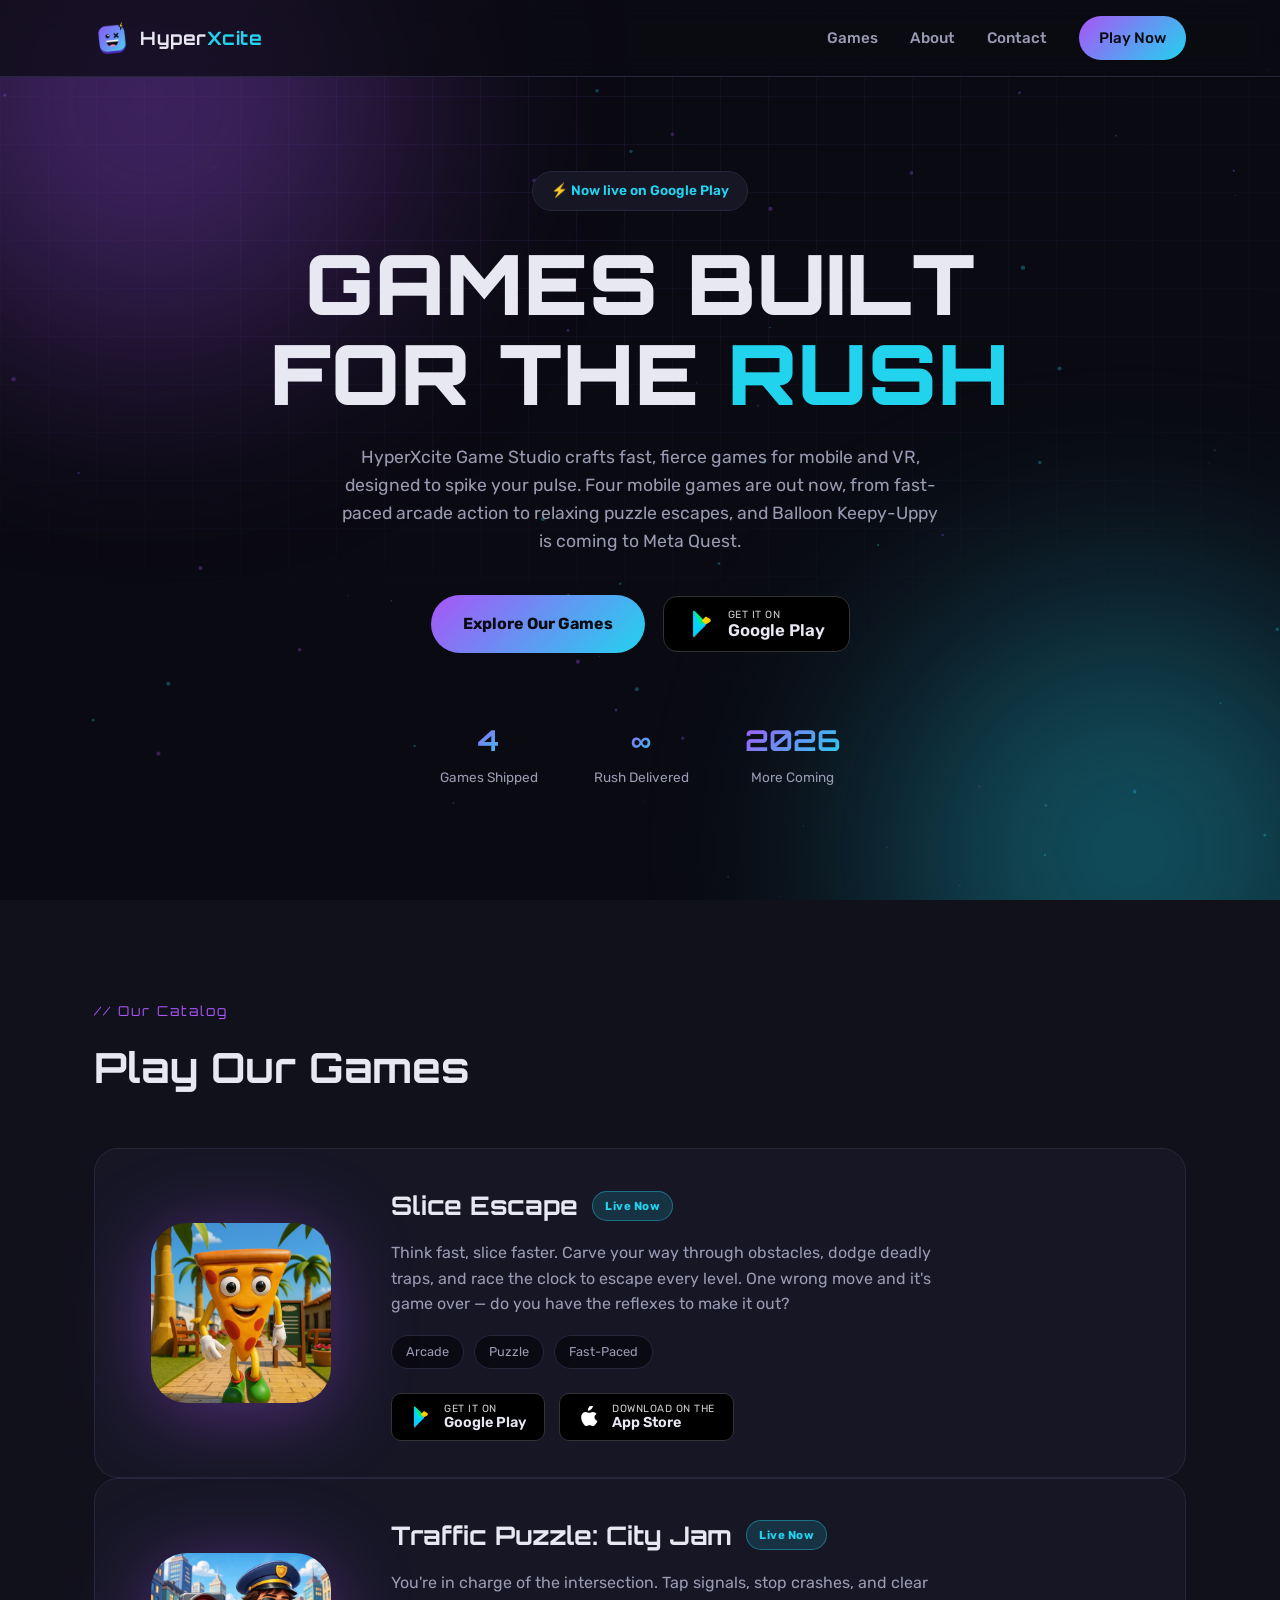
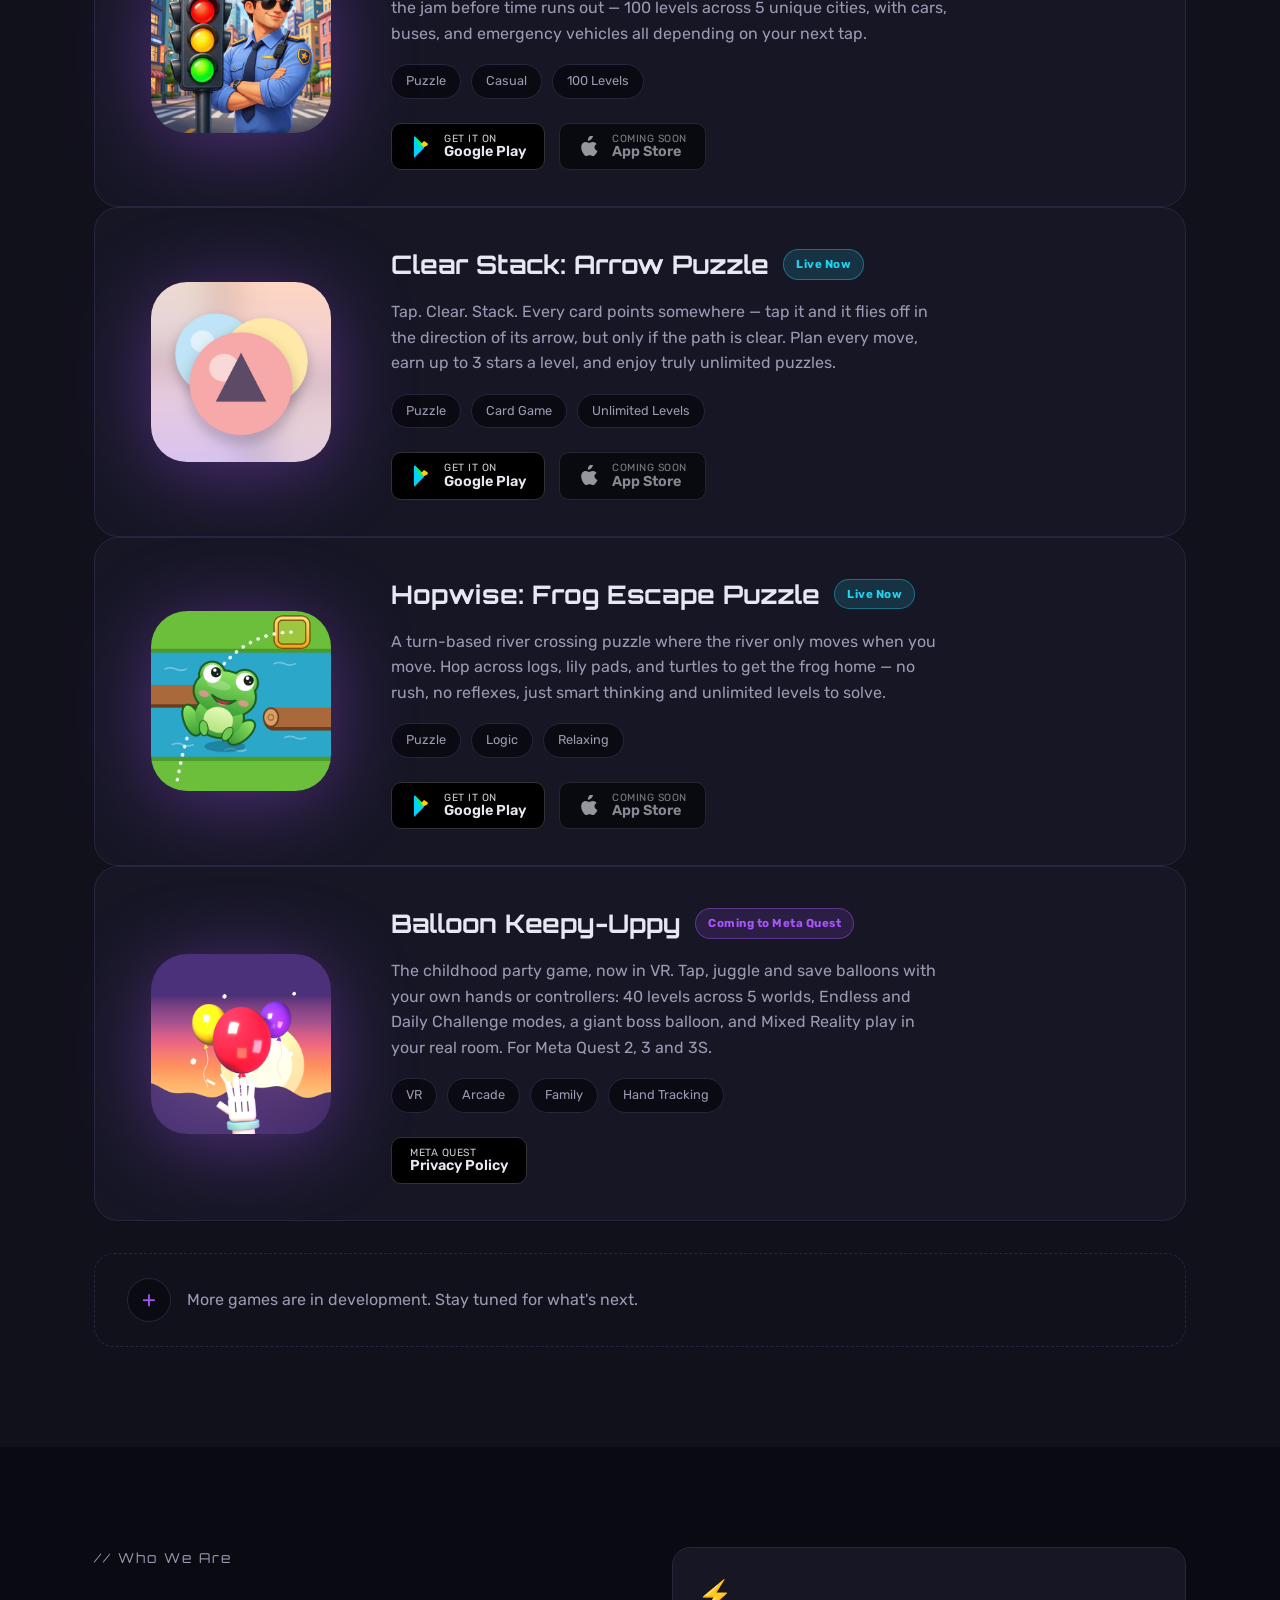
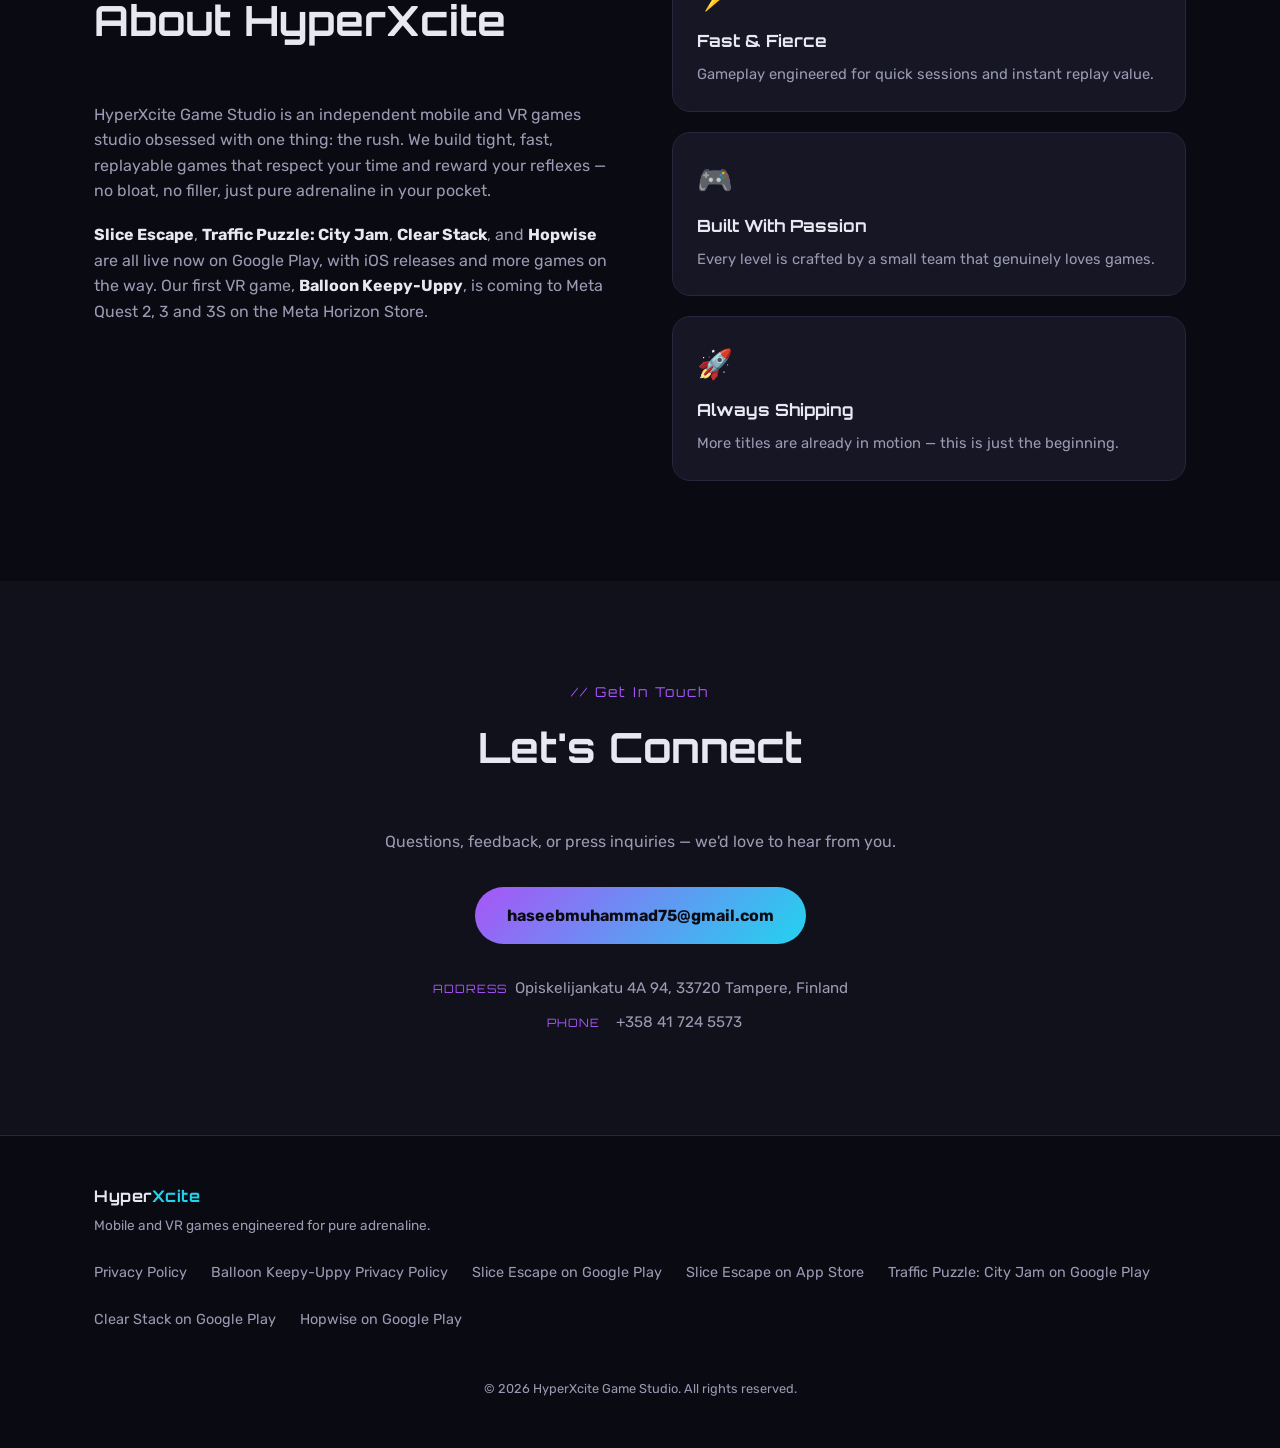
<file: index.html>
<!DOCTYPE html>
<html lang="en">
<head>
<meta charset="UTF-8">
<meta name="viewport" content="width=device-width, initial-scale=1.0">
<title>HyperXcite Game Studio — Mobile &amp; VR Games Built for the Rush</title>
<meta name="description" content="HyperXcite Game Studio creates fast-paced mobile games and VR games for Meta Quest. Play Slice Escape now on Google Play; Balloon Keepy-Uppy is coming to Meta Quest.">

<meta property="og:title" content="HyperXcite Game Studio">
<meta property="og:description" content="Fast. Fierce. Fun. Mobile games engineered for pure adrenaline.">
<meta property="og:type" content="website">

<link rel="icon" type="image/png" href="assets/images/favicon-64.png">

<link rel="preconnect" href="https://fonts.googleapis.com">
<link rel="preconnect" href="https://fonts.gstatic.com" crossorigin>
<link href="https://fonts.googleapis.com/css2?family=Orbitron:wght@500;700;900&family=Rubik:wght@400;500;600;700&display=swap" rel="stylesheet">

<link rel="stylesheet" href="assets/css/style.css">
</head>
<body>

<canvas id="fx" aria-hidden="true"></canvas>

<header class="site-header" id="top">
  <div class="container header-inner">
    <a href="#top" class="logo">
      <img src="assets/images/hyperxcite-icon-180.png" alt="" class="logo-mark" width="180" height="180">
      <span class="logo-text">Hyper<span class="accent">Xcite</span></span>
    </a>

    <nav class="nav" id="nav">
      <a href="#games">Games</a>
      <a href="#about">About</a>
      <a href="#contact">Contact</a>
      <a href="https://play.google.com/store/apps/developer?id=HyperXcite+Game+Studio&hl=en" class="nav-cta" target="_blank" rel="noopener">Play Now</a>
    </nav>

    <button class="nav-toggle" id="navToggle" aria-label="Toggle menu" aria-expanded="false">
      <span></span><span></span><span></span>
    </button>
  </div>
</header>

<main>

  <section class="hero">
    <div class="hero-grid" aria-hidden="true"></div>
    <div class="hero-glow hero-glow--a" aria-hidden="true"></div>
    <div class="hero-glow hero-glow--b" aria-hidden="true"></div>

    <div class="container hero-inner">
      <p class="eyebrow">⚡ Now live on Google Play</p>
      <h1 class="hero-title">
        GAMES BUILT<br>
        FOR THE <span class="accent glitch" data-text="RUSH">RUSH</span>
      </h1>
      <p class="hero-sub">
        HyperXcite Game Studio crafts fast, fierce games for mobile and VR, designed to spike
        your pulse. Four mobile games are out now, from fast-paced arcade action to relaxing
        puzzle escapes, and Balloon Keepy-Uppy is coming to Meta Quest.
      </p>
      <div class="hero-actions">
        <a class="btn btn-primary" href="#games">Explore Our Games</a>
        <a class="store-badge" href="https://play.google.com/store/apps/developer?id=HyperXcite+Game+Studio&hl=en" target="_blank" rel="noopener" aria-label="Get Slice Escape on Google Play">
          <svg viewBox="0 0 512 512" class="store-badge-icon" aria-hidden="true">
            <path fill="#00D2FF" d="M325.3 234.3L104.6 13.6c-7.7 3.9-12.6 11.9-12.6 20.9v443c0 9 4.9 17 12.6 20.9l220.7-220.7z"/>
            <path fill="#00F076" d="M104.6 13.6c1.9-1 4-1.6 6.2-1.6 5 0 9.8 1.9 13.4 5.4l186.9 186.9-73 73L104.6 13.6z"/>
            <path fill="#FF3A44" d="M325.3 277.7l-87.2 87.2L124.2 498.6c-3.6 3.5-8.4 5.4-13.4 5.4-2.2 0-4.3-.6-6.2-1.6l164.6-164.7 56.1-60z"/>
            <path fill="#FFCF00" d="M398.9 221.7l-73.6 42.6-73-73 73-73 73.6 42.6c10.6 6.1 17.1 17.4 17.1 29.6s-6.5 23.6-17.1 30.2z"/>
          </svg>
          <span class="store-badge-text"><small>GET IT ON</small>Google Play</span>
        </a>
      </div>

      <div class="hero-stats">
        <div><strong>4</strong><span>Games Shipped</span></div>
        <div><strong>∞</strong><span>Rush Delivered</span></div>
        <div><strong>2026</strong><span>More Coming</span></div>
      </div>
    </div>
  </section>

  <section id="games" class="games">
    <div class="container">
      <p class="section-tag">// Our Catalog</p>
      <h2 class="section-title">Play Our Games</h2>

      <div class="game-card">
        <div class="game-art">
          <img
            src="assets/images/slice-escape-icon.png"
            alt="Slice Escape app icon"
            class="game-icon"
            width="200" height="200" loading="lazy">
        </div>

        <div class="game-info">
          <div class="game-heading">
            <h3>Slice Escape</h3>
            <span class="badge badge-live">Live Now</span>
          </div>
          <p class="game-desc">
            Think fast, slice faster. Carve your way through obstacles, dodge deadly traps,
            and race the clock to escape every level. One wrong move and it's game over —
            do you have the reflexes to make it out?
          </p>

          <ul class="game-tags">
            <li>Arcade</li>
            <li>Puzzle</li>
            <li>Fast-Paced</li>
          </ul>

          <div class="game-actions">
            <a class="store-badge store-badge--sm" href="https://play.google.com/store/apps/details?id=com.hyperxcite.sliceescape&hl=en" target="_blank" rel="noopener" aria-label="Get Slice Escape on Google Play">
              <svg viewBox="0 0 512 512" class="store-badge-icon" aria-hidden="true">
                <path fill="#00D2FF" d="M325.3 234.3L104.6 13.6c-7.7 3.9-12.6 11.9-12.6 20.9v443c0 9 4.9 17 12.6 20.9l220.7-220.7z"/>
                <path fill="#00F076" d="M104.6 13.6c1.9-1 4-1.6 6.2-1.6 5 0 9.8 1.9 13.4 5.4l186.9 186.9-73 73L104.6 13.6z"/>
                <path fill="#FF3A44" d="M325.3 277.7l-87.2 87.2L124.2 498.6c-3.6 3.5-8.4 5.4-13.4 5.4-2.2 0-4.3-.6-6.2-1.6l164.6-164.7 56.1-60z"/>
                <path fill="#FFCF00" d="M398.9 221.7l-73.6 42.6-73-73 73-73 73.6 42.6c10.6 6.1 17.1 17.4 17.1 29.6s-6.5 23.6-17.1 30.2z"/>
              </svg>
              <span class="store-badge-text"><small>GET IT ON</small>Google Play</span>
            </a>

            <a class="store-badge store-badge--sm" href="https://apps.apple.com/us/app/slice-escape-pizza-runner/id6752580755" target="_blank" rel="noopener" aria-label="Get Slice Escape on the App Store">
              <svg viewBox="0 0 384 512" class="store-badge-icon store-badge-icon--apple" aria-hidden="true">
                <path fill="currentColor" d="M318.7 268.7c-.2-36.7 16.4-64.4 50-84.8-18.8-26.9-47.2-41.7-84.7-44.6-35.5-2.8-74.3 20.7-88.5 20.7-15 0-49.4-19.7-76.4-19.2-52.3.8-107.9 41.5-107.9 124.5 0 25.4 4.8 51.7 14.3 78.8 12.8 36.2 59 124.9 107.3 123.4 25.2-.6 43-17.9 75.8-17.9 31.8 0 48.3 17.9 76.4 17.9 48.8-.7 90.5-81.4 102.6-117.6-65.3-30.8-68.9-90.4-68.9-81.2zM255.6 65.4c20.9-25.3 35.1-60 31.1-94.6-30.4 1.2-67.1 20.4-88.8 46.4-19.5 23-36.6 59.4-32 93.6 31.6 2.4 64.1-17.2 89.7-45.4z"/>
              </svg>
              <span class="store-badge-text"><small>DOWNLOAD ON THE</small>App Store</span>
            </a>
          </div>
        </div>
      </div>

      <div class="game-card">
        <div class="game-art">
          <img
            src="assets/images/traffic-commander-icon.png"
            alt="Traffic Puzzle: City Jam app icon"
            class="game-icon"
            width="200" height="200" loading="lazy">
        </div>

        <div class="game-info">
          <div class="game-heading">
            <h3>Traffic Puzzle: City Jam</h3>
            <span class="badge badge-live">Live Now</span>
          </div>
          <p class="game-desc">
            You're in charge of the intersection. Tap signals, stop crashes, and clear the jam
            before time runs out — 100 levels across 5 unique cities, with cars, buses, and
            emergency vehicles all depending on your next tap.
          </p>

          <ul class="game-tags">
            <li>Puzzle</li>
            <li>Casual</li>
            <li>100 Levels</li>
          </ul>

          <div class="game-actions">
            <a class="store-badge store-badge--sm" href="https://play.google.com/store/apps/details?id=com.hyperxcite.trafficcommander" target="_blank" rel="noopener" aria-label="Get Traffic Puzzle: City Jam on Google Play">
              <svg viewBox="0 0 512 512" class="store-badge-icon" aria-hidden="true">
                <path fill="#00D2FF" d="M325.3 234.3L104.6 13.6c-7.7 3.9-12.6 11.9-12.6 20.9v443c0 9 4.9 17 12.6 20.9l220.7-220.7z"/>
                <path fill="#00F076" d="M104.6 13.6c1.9-1 4-1.6 6.2-1.6 5 0 9.8 1.9 13.4 5.4l186.9 186.9-73 73L104.6 13.6z"/>
                <path fill="#FF3A44" d="M325.3 277.7l-87.2 87.2L124.2 498.6c-3.6 3.5-8.4 5.4-13.4 5.4-2.2 0-4.3-.6-6.2-1.6l164.6-164.7 56.1-60z"/>
                <path fill="#FFCF00" d="M398.9 221.7l-73.6 42.6-73-73 73-73 73.6 42.6c10.6 6.1 17.1 17.4 17.1 29.6s-6.5 23.6-17.1 30.2z"/>
              </svg>
              <span class="store-badge-text"><small>GET IT ON</small>Google Play</span>
            </a>

            <span class="store-badge store-badge--sm store-badge--disabled" aria-disabled="true">
              <svg viewBox="0 0 384 512" class="store-badge-icon store-badge-icon--apple" aria-hidden="true">
                <path fill="currentColor" d="M318.7 268.7c-.2-36.7 16.4-64.4 50-84.8-18.8-26.9-47.2-41.7-84.7-44.6-35.5-2.8-74.3 20.7-88.5 20.7-15 0-49.4-19.7-76.4-19.2-52.3.8-107.9 41.5-107.9 124.5 0 25.4 4.8 51.7 14.3 78.8 12.8 36.2 59 124.9 107.3 123.4 25.2-.6 43-17.9 75.8-17.9 31.8 0 48.3 17.9 76.4 17.9 48.8-.7 90.5-81.4 102.6-117.6-65.3-30.8-68.9-90.4-68.9-81.2zM255.6 65.4c20.9-25.3 35.1-60 31.1-94.6-30.4 1.2-67.1 20.4-88.8 46.4-19.5 23-36.6 59.4-32 93.6 31.6 2.4 64.1-17.2 89.7-45.4z"/>
              </svg>
              <span class="store-badge-text"><small>COMING SOON</small>App Store</span>
            </span>
          </div>
        </div>
      </div>

      <div class="game-card">
        <div class="game-art">
          <img
            src="assets/images/clearstack-icon.png"
            alt="Clear Stack: Arrow Puzzle app icon"
            class="game-icon"
            width="200" height="200" loading="lazy">
        </div>

        <div class="game-info">
          <div class="game-heading">
            <h3>Clear Stack: Arrow Puzzle</h3>
            <span class="badge badge-live">Live Now</span>
          </div>
          <p class="game-desc">
            Tap. Clear. Stack. Every card points somewhere — tap it and it flies off in the
            direction of its arrow, but only if the path is clear. Plan every move, earn up to
            3 stars a level, and enjoy truly unlimited puzzles.
          </p>

          <ul class="game-tags">
            <li>Puzzle</li>
            <li>Card Game</li>
            <li>Unlimited Levels</li>
          </ul>

          <div class="game-actions">
            <a class="store-badge store-badge--sm" href="https://play.google.com/store/apps/details?id=com.hyperxcite.clearstack" target="_blank" rel="noopener" aria-label="Get Clear Stack: Arrow Puzzle on Google Play">
              <svg viewBox="0 0 512 512" class="store-badge-icon" aria-hidden="true">
                <path fill="#00D2FF" d="M325.3 234.3L104.6 13.6c-7.7 3.9-12.6 11.9-12.6 20.9v443c0 9 4.9 17 12.6 20.9l220.7-220.7z"/>
                <path fill="#00F076" d="M104.6 13.6c1.9-1 4-1.6 6.2-1.6 5 0 9.8 1.9 13.4 5.4l186.9 186.9-73 73L104.6 13.6z"/>
                <path fill="#FF3A44" d="M325.3 277.7l-87.2 87.2L124.2 498.6c-3.6 3.5-8.4 5.4-13.4 5.4-2.2 0-4.3-.6-6.2-1.6l164.6-164.7 56.1-60z"/>
                <path fill="#FFCF00" d="M398.9 221.7l-73.6 42.6-73-73 73-73 73.6 42.6c10.6 6.1 17.1 17.4 17.1 29.6s-6.5 23.6-17.1 30.2z"/>
              </svg>
              <span class="store-badge-text"><small>GET IT ON</small>Google Play</span>
            </a>

            <span class="store-badge store-badge--sm store-badge--disabled" aria-disabled="true">
              <svg viewBox="0 0 384 512" class="store-badge-icon store-badge-icon--apple" aria-hidden="true">
                <path fill="currentColor" d="M318.7 268.7c-.2-36.7 16.4-64.4 50-84.8-18.8-26.9-47.2-41.7-84.7-44.6-35.5-2.8-74.3 20.7-88.5 20.7-15 0-49.4-19.7-76.4-19.2-52.3.8-107.9 41.5-107.9 124.5 0 25.4 4.8 51.7 14.3 78.8 12.8 36.2 59 124.9 107.3 123.4 25.2-.6 43-17.9 75.8-17.9 31.8 0 48.3 17.9 76.4 17.9 48.8-.7 90.5-81.4 102.6-117.6-65.3-30.8-68.9-90.4-68.9-81.2zM255.6 65.4c20.9-25.3 35.1-60 31.1-94.6-30.4 1.2-67.1 20.4-88.8 46.4-19.5 23-36.6 59.4-32 93.6 31.6 2.4 64.1-17.2 89.7-45.4z"/>
              </svg>
              <span class="store-badge-text"><small>COMING SOON</small>App Store</span>
            </span>
          </div>
        </div>
      </div>

      <div class="game-card">
        <div class="game-art">
          <img
            src="assets/images/hopwise-icon.png"
            alt="Hopwise: Frog Escape Puzzle app icon"
            class="game-icon"
            width="200" height="200" loading="lazy">
        </div>

        <div class="game-info">
          <div class="game-heading">
            <h3>Hopwise: Frog Escape Puzzle</h3>
            <span class="badge badge-live">Live Now</span>
          </div>
          <p class="game-desc">
            A turn-based river crossing puzzle where the river only moves when you move. Hop
            across logs, lily pads, and turtles to get the frog home — no rush, no reflexes,
            just smart thinking and unlimited levels to solve.
          </p>

          <ul class="game-tags">
            <li>Puzzle</li>
            <li>Logic</li>
            <li>Relaxing</li>
          </ul>

          <div class="game-actions">
            <a class="store-badge store-badge--sm" href="https://play.google.com/store/apps/details?id=com.hyperxcite.hopwise" target="_blank" rel="noopener" aria-label="Get Hopwise: Frog Escape Puzzle on Google Play">
              <svg viewBox="0 0 512 512" class="store-badge-icon" aria-hidden="true">
                <path fill="#00D2FF" d="M325.3 234.3L104.6 13.6c-7.7 3.9-12.6 11.9-12.6 20.9v443c0 9 4.9 17 12.6 20.9l220.7-220.7z"/>
                <path fill="#00F076" d="M104.6 13.6c1.9-1 4-1.6 6.2-1.6 5 0 9.8 1.9 13.4 5.4l186.9 186.9-73 73L104.6 13.6z"/>
                <path fill="#FF3A44" d="M325.3 277.7l-87.2 87.2L124.2 498.6c-3.6 3.5-8.4 5.4-13.4 5.4-2.2 0-4.3-.6-6.2-1.6l164.6-164.7 56.1-60z"/>
                <path fill="#FFCF00" d="M398.9 221.7l-73.6 42.6-73-73 73-73 73.6 42.6c10.6 6.1 17.1 17.4 17.1 29.6s-6.5 23.6-17.1 30.2z"/>
              </svg>
              <span class="store-badge-text"><small>GET IT ON</small>Google Play</span>
            </a>

            <span class="store-badge store-badge--sm store-badge--disabled" aria-disabled="true">
              <svg viewBox="0 0 384 512" class="store-badge-icon store-badge-icon--apple" aria-hidden="true">
                <path fill="currentColor" d="M318.7 268.7c-.2-36.7 16.4-64.4 50-84.8-18.8-26.9-47.2-41.7-84.7-44.6-35.5-2.8-74.3 20.7-88.5 20.7-15 0-49.4-19.7-76.4-19.2-52.3.8-107.9 41.5-107.9 124.5 0 25.4 4.8 51.7 14.3 78.8 12.8 36.2 59 124.9 107.3 123.4 25.2-.6 43-17.9 75.8-17.9 31.8 0 48.3 17.9 76.4 17.9 48.8-.7 90.5-81.4 102.6-117.6-65.3-30.8-68.9-90.4-68.9-81.2zM255.6 65.4c20.9-25.3 35.1-60 31.1-94.6-30.4 1.2-67.1 20.4-88.8 46.4-19.5 23-36.6 59.4-32 93.6 31.6 2.4 64.1-17.2 89.7-45.4z"/>
              </svg>
              <span class="store-badge-text"><small>COMING SOON</small>App Store</span>
            </span>
          </div>
        </div>
      </div>

      <div class="game-card">
        <div class="game-art">
          <img
            src="assets/images/balloon-keepy-uppy-icon.png"
            alt="Balloon Keepy-Uppy app icon"
            class="game-icon"
            width="200" height="200" loading="lazy">
        </div>

        <div class="game-info">
          <div class="game-heading">
            <h3>Balloon Keepy-Uppy</h3>
            <span class="badge badge-soon">Coming to Meta Quest</span>
          </div>
          <p class="game-desc">
            The childhood party game, now in VR. Tap, juggle and save balloons with your own hands
            or controllers: 40 levels across 5 worlds, Endless and Daily Challenge modes, a giant
            boss balloon, and Mixed Reality play in your real room. For Meta Quest 2, 3 and 3S.
          </p>

          <ul class="game-tags">
            <li>VR</li>
            <li>Arcade</li>
            <li>Family</li>
            <li>Hand Tracking</li>
          </ul>

          <div class="game-actions">
            <a class="store-badge store-badge--sm" href="balloon-keepy-uppy-privacy.html" aria-label="Balloon Keepy-Uppy privacy policy">
              <span class="store-badge-text"><small>META QUEST</small>Privacy Policy</span>
            </a>
          </div>
        </div>
      </div>

      <div class="more-games">
        <div class="more-games-icon" aria-hidden="true">+</div>
        <p>More games are in development. Stay tuned for what's next.</p>
      </div>
    </div>
  </section>

  <section id="about" class="about">
    <div class="container about-inner">
      <div class="about-copy">
        <p class="section-tag">// Who We Are</p>
        <h2 class="section-title">About HyperXcite</h2>
        <p>
          HyperXcite Game Studio is an independent mobile and VR games studio obsessed with one thing:
          the rush. We build tight, fast, replayable games that respect your time and reward
          your reflexes — no bloat, no filler, just pure adrenaline in your pocket.
        </p>
        <p>
          <strong>Slice Escape</strong>, <strong>Traffic Puzzle: City Jam</strong>,
          <strong>Clear Stack</strong>, and <strong>Hopwise</strong> are all live now on
          Google Play, with iOS releases and more games on the way. Our first VR game,
          <strong>Balloon Keepy-Uppy</strong>, is coming to Meta Quest 2, 3 and 3S on the Meta Horizon Store.
        </p>
      </div>

      <div class="about-features">
        <div class="feature-card">
          <div class="feature-icon">⚡</div>
          <h3>Fast &amp; Fierce</h3>
          <p>Gameplay engineered for quick sessions and instant replay value.</p>
        </div>
        <div class="feature-card">
          <div class="feature-icon">🎮</div>
          <h3>Built With Passion</h3>
          <p>Every level is crafted by a small team that genuinely loves games.</p>
        </div>
        <div class="feature-card">
          <div class="feature-icon">🚀</div>
          <h3>Always Shipping</h3>
          <p>More titles are already in motion — this is just the beginning.</p>
        </div>
      </div>
    </div>
  </section>

  <section id="contact" class="contact">
    <div class="container contact-inner">
      <p class="section-tag">// Get In Touch</p>
      <h2 class="section-title">Let's Connect</h2>
      <p class="contact-sub">Questions, feedback, or press inquiries — we'd love to hear from you.</p>
      <a class="btn btn-primary" href="mailto:haseebmuhammad75@gmail.com">haseebmuhammad75@gmail.com</a>

      <div class="contact-details">
        <p><span>Address</span>Opiskelijankatu 4A 94, 33720 Tampere, Finland</p>
        <p><span>Phone</span><a href="tel:+358417245573">+358 41 724 5573</a></p>
      </div>
    </div>
  </section>

</main>

<footer class="site-footer">
  <div class="container footer-inner">
    <div class="footer-brand">
      <span class="logo-text small">Hyper<span class="accent">Xcite</span></span>
      <p>Mobile and VR games engineered for pure adrenaline.</p>
    </div>
    <div class="footer-links">
      <a href="privacy.html">Privacy Policy</a>
      <a href="balloon-keepy-uppy-privacy.html">Balloon Keepy-Uppy Privacy Policy</a>
      <a href="https://play.google.com/store/apps/details?id=com.hyperxcite.sliceescape&hl=en" target="_blank" rel="noopener">Slice Escape on Google Play</a>
      <a href="https://apps.apple.com/us/app/slice-escape-pizza-runner/id6752580755" target="_blank" rel="noopener">Slice Escape on App Store</a>
      <a href="https://play.google.com/store/apps/details?id=com.hyperxcite.trafficcommander" target="_blank" rel="noopener">Traffic Puzzle: City Jam on Google Play</a>
      <a href="https://play.google.com/store/apps/details?id=com.hyperxcite.clearstack" target="_blank" rel="noopener">Clear Stack on Google Play</a>
      <a href="https://play.google.com/store/apps/details?id=com.hyperxcite.hopwise" target="_blank" rel="noopener">Hopwise on Google Play</a>
    </div>
    <p class="footer-copy">© 2026 HyperXcite Game Studio. All rights reserved.</p>
  </div>
</footer>

<script src="assets/js/main.js"></script>
</body>
</html>
</file>
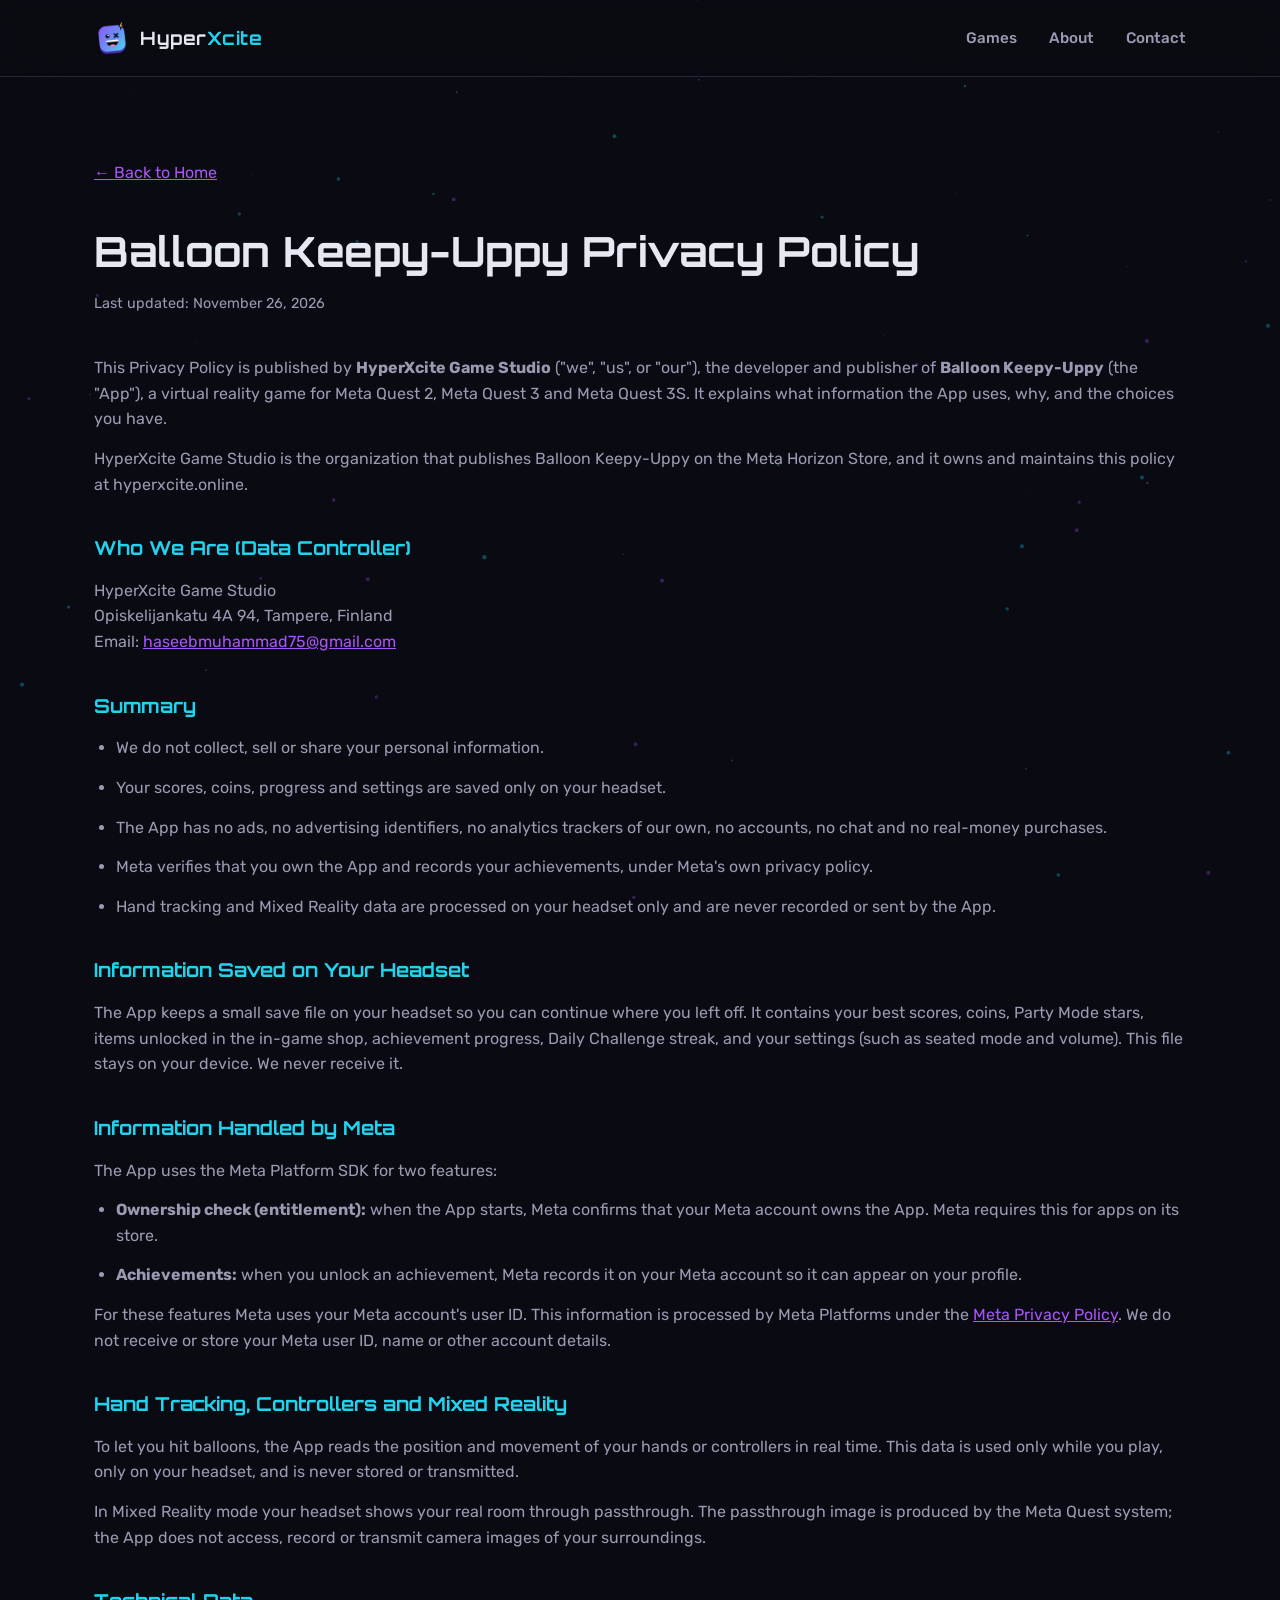
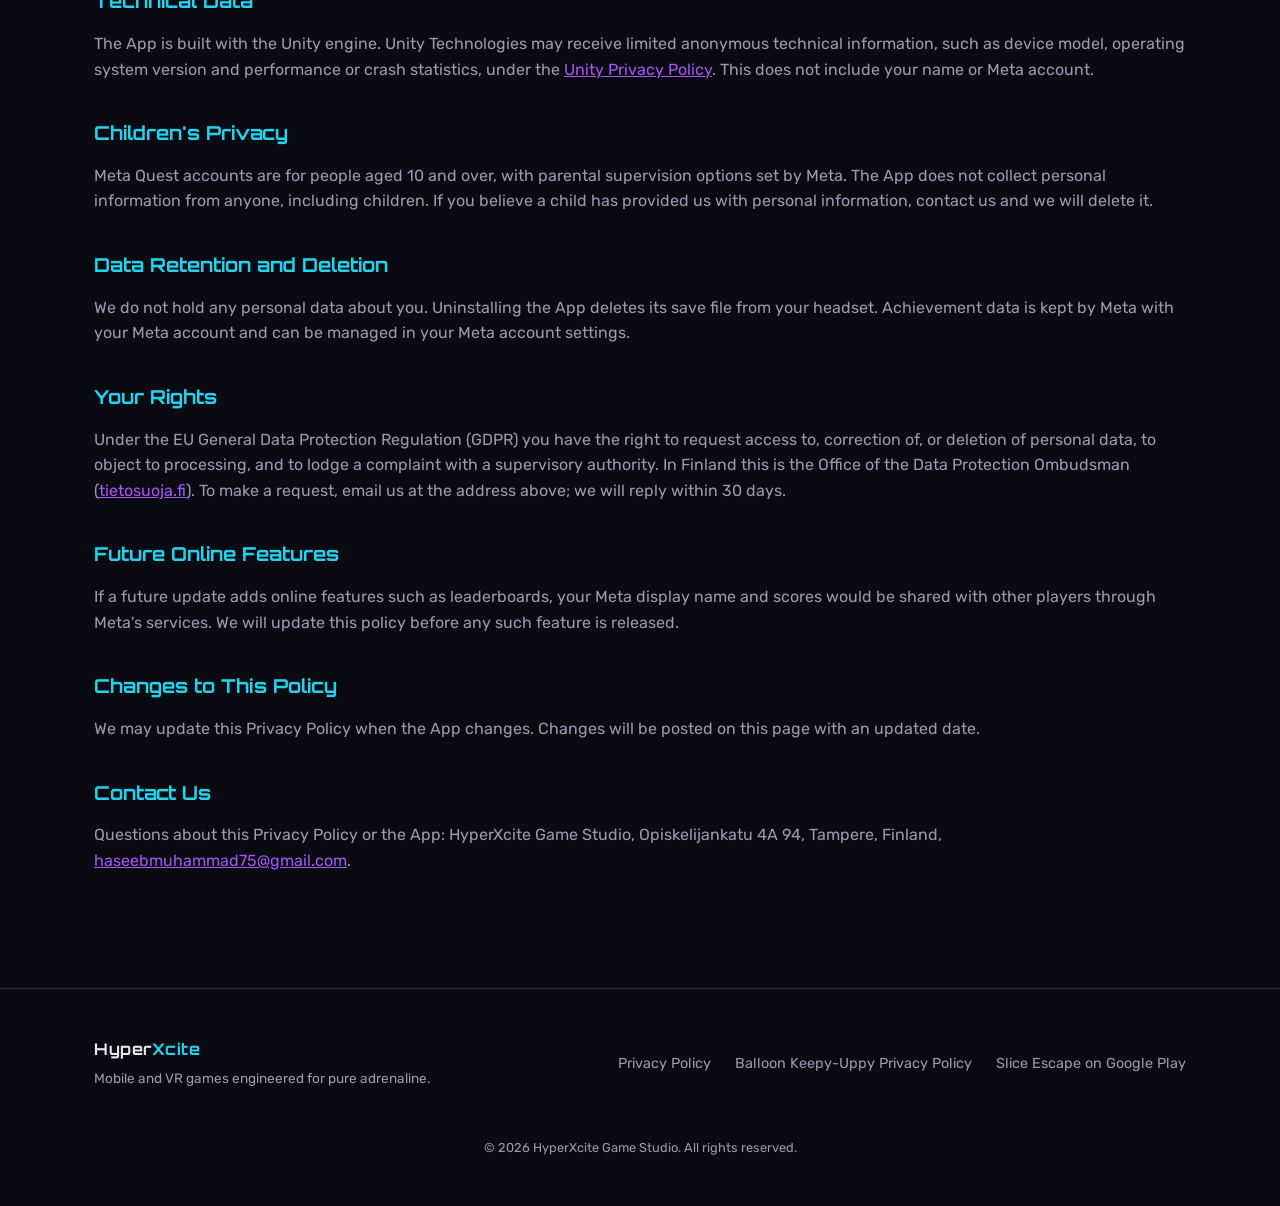
<file: balloon-keepy-uppy-privacy.html>
<!DOCTYPE html>
<html lang="en">
<head>
<meta charset="UTF-8">
<meta name="viewport" content="width=device-width, initial-scale=1.0">
<title>Balloon Keepy-Uppy Privacy Policy — HyperXcite Game Studio</title>
<meta name="description" content="Privacy Policy for Balloon Keepy-Uppy, a Meta Quest VR game by HyperXcite Game Studio.">
<link rel="icon" type="image/png" href="assets/images/favicon-64.png">
<link rel="preconnect" href="https://fonts.googleapis.com">
<link rel="preconnect" href="https://fonts.gstatic.com" crossorigin>
<link href="https://fonts.googleapis.com/css2?family=Orbitron:wght@500;700;900&family=Rubik:wght@400;500;600;700&display=swap" rel="stylesheet">
<link rel="stylesheet" href="assets/css/style.css">
<style>
  .legal { padding: 160px 0 100px; position: relative; z-index: 1; }
  .legal h1 { font-family: var(--font-display); font-size: clamp(1.8rem, 4vw, 2.6rem); margin-bottom: 8px; }
  .legal .updated { color: var(--text-muted); margin-bottom: 40px; font-size: 0.9rem; }
  .legal h2 { font-family: var(--font-display); font-size: 1.2rem; margin: 36px 0 14px; color: var(--cyan); }
  .legal p, .legal li { color: var(--text-muted); margin-bottom: 14px; }
  .legal ul { padding-left: 22px; }
  .legal a { color: var(--purple); text-decoration: underline; }
  .back-link { display: inline-block; margin-bottom: 32px; color: var(--text-muted); }
</style>
</head>
<body>

<canvas id="fx" aria-hidden="true"></canvas>

<header class="site-header">
  <div class="container header-inner">
    <a href="index.html" class="logo">
      <img src="assets/images/hyperxcite-icon-180.png" alt="" class="logo-mark" width="180" height="180">
      <span class="logo-text">Hyper<span class="accent">Xcite</span></span>
    </a>
    <nav class="nav">
      <a href="index.html#games">Games</a>
      <a href="index.html#about">About</a>
      <a href="index.html#contact">Contact</a>
    </nav>
  </div>
</header>

<main class="legal">
  <div class="container">
    <a href="index.html" class="back-link">&larr; Back to Home</a>
    <h1>Balloon Keepy-Uppy Privacy Policy</h1>
    <p class="updated">Last updated: November 26, 2026</p>

    <p>
      This Privacy Policy is published by <strong>HyperXcite Game Studio</strong> ("we", "us", or "our"),
      the developer and publisher of <strong>Balloon Keepy-Uppy</strong> (the "App"), a virtual reality
      game for Meta Quest 2, Meta Quest 3 and Meta Quest 3S. It explains what information the App uses,
      why, and the choices you have.
    </p>
    <p>
      HyperXcite Game Studio is the organization that publishes Balloon Keepy-Uppy on the Meta Horizon Store,
      and it owns and maintains this policy at hyperxcite.online.
    </p>

    <h2>Who We Are (Data Controller)</h2>
    <p>
      HyperXcite Game Studio<br>
      Opiskelijankatu 4A 94, Tampere, Finland<br>
      Email: <a href="mailto:haseebmuhammad75@gmail.com">haseebmuhammad75@gmail.com</a>
    </p>

    <h2>Summary</h2>
    <ul>
      <li>We do not collect, sell or share your personal information.</li>
      <li>Your scores, coins, progress and settings are saved only on your headset.</li>
      <li>The App has no ads, no advertising identifiers, no analytics trackers of our own, no accounts, no chat and no real-money purchases.</li>
      <li>Meta verifies that you own the App and records your achievements, under Meta's own privacy policy.</li>
      <li>Hand tracking and Mixed Reality data are processed on your headset only and are never recorded or sent by the App.</li>
    </ul>

    <h2>Information Saved on Your Headset</h2>
    <p>
      The App keeps a small save file on your headset so you can continue where you left off. It contains
      your best scores, coins, Party Mode stars, items unlocked in the in-game shop, achievement progress,
      Daily Challenge streak, and your settings (such as seated mode and volume). This file stays on your
      device. We never receive it.
    </p>

    <h2>Information Handled by Meta</h2>
    <p>The App uses the Meta Platform SDK for two features:</p>
    <ul>
      <li><strong>Ownership check (entitlement):</strong> when the App starts, Meta confirms that your Meta account owns the App. Meta requires this for apps on its store.</li>
      <li><strong>Achievements:</strong> when you unlock an achievement, Meta records it on your Meta account so it can appear on your profile.</li>
    </ul>
    <p>
      For these features Meta uses your Meta account's user ID. This information is processed by Meta Platforms
      under the <a href="https://www.meta.com/legal/privacy-policy/" target="_blank" rel="noopener">Meta Privacy Policy</a>.
      We do not receive or store your Meta user ID, name or other account details.
    </p>

    <h2>Hand Tracking, Controllers and Mixed Reality</h2>
    <p>
      To let you hit balloons, the App reads the position and movement of your hands or controllers in real
      time. This data is used only while you play, only on your headset, and is never stored or transmitted.
    </p>
    <p>
      In Mixed Reality mode your headset shows your real room through passthrough. The passthrough image is
      produced by the Meta Quest system; the App does not access, record or transmit camera images of your
      surroundings.
    </p>

    <h2>Technical Data</h2>
    <p>
      The App is built with the Unity engine. Unity Technologies may receive limited anonymous technical
      information, such as device model, operating system version and performance or crash statistics,
      under the <a href="https://unity.com/legal/privacy-policy" target="_blank" rel="noopener">Unity Privacy Policy</a>.
      This does not include your name or Meta account.
    </p>

    <h2>Children's Privacy</h2>
    <p>
      Meta Quest accounts are for people aged 10 and over, with parental supervision options set by Meta.
      The App does not collect personal information from anyone, including children. If you believe a child
      has provided us with personal information, contact us and we will delete it.
    </p>

    <h2>Data Retention and Deletion</h2>
    <p>
      We do not hold any personal data about you. Uninstalling the App deletes its save file from your headset.
      Achievement data is kept by Meta with your Meta account and can be managed in your Meta account settings.
    </p>

    <h2>Your Rights</h2>
    <p>
      Under the EU General Data Protection Regulation (GDPR) you have the right to request access to,
      correction of, or deletion of personal data, to object to processing, and to lodge a complaint with a
      supervisory authority. In Finland this is the Office of the Data Protection Ombudsman
      (<a href="https://tietosuoja.fi/en" target="_blank" rel="noopener">tietosuoja.fi</a>). To make a request,
      email us at the address above; we will reply within 30 days.
    </p>

    <h2>Future Online Features</h2>
    <p>
      If a future update adds online features such as leaderboards, your Meta display name and scores would be
      shared with other players through Meta's services. We will update this policy before any such feature is released.
    </p>

    <h2>Changes to This Policy</h2>
    <p>
      We may update this Privacy Policy when the App changes. Changes will be posted on this page with an updated date.
    </p>

    <h2>Contact Us</h2>
    <p>
      Questions about this Privacy Policy or the App: HyperXcite Game Studio, Opiskelijankatu 4A 94, Tampere, Finland,
      <a href="mailto:haseebmuhammad75@gmail.com">haseebmuhammad75@gmail.com</a>.
    </p>
  </div>
</main>

<footer class="site-footer">
  <div class="container footer-inner">
    <div class="footer-brand">
      <span class="logo-text small">Hyper<span class="accent">Xcite</span></span>
      <p>Mobile and VR games engineered for pure adrenaline.</p>
    </div>
    <div class="footer-links">
      <a href="privacy.html">Privacy Policy</a>
      <a href="balloon-keepy-uppy-privacy.html">Balloon Keepy-Uppy Privacy Policy</a>
      <a href="https://play.google.com/store/apps/details?id=com.hyperxcite.sliceescape&hl=en" target="_blank" rel="noopener">Slice Escape on Google Play</a>
    </div>
    <p class="footer-copy">© 2026 HyperXcite Game Studio. All rights reserved.</p>
  </div>
</footer>

<script src="assets/js/main.js"></script>
</body>
</html>
</file>
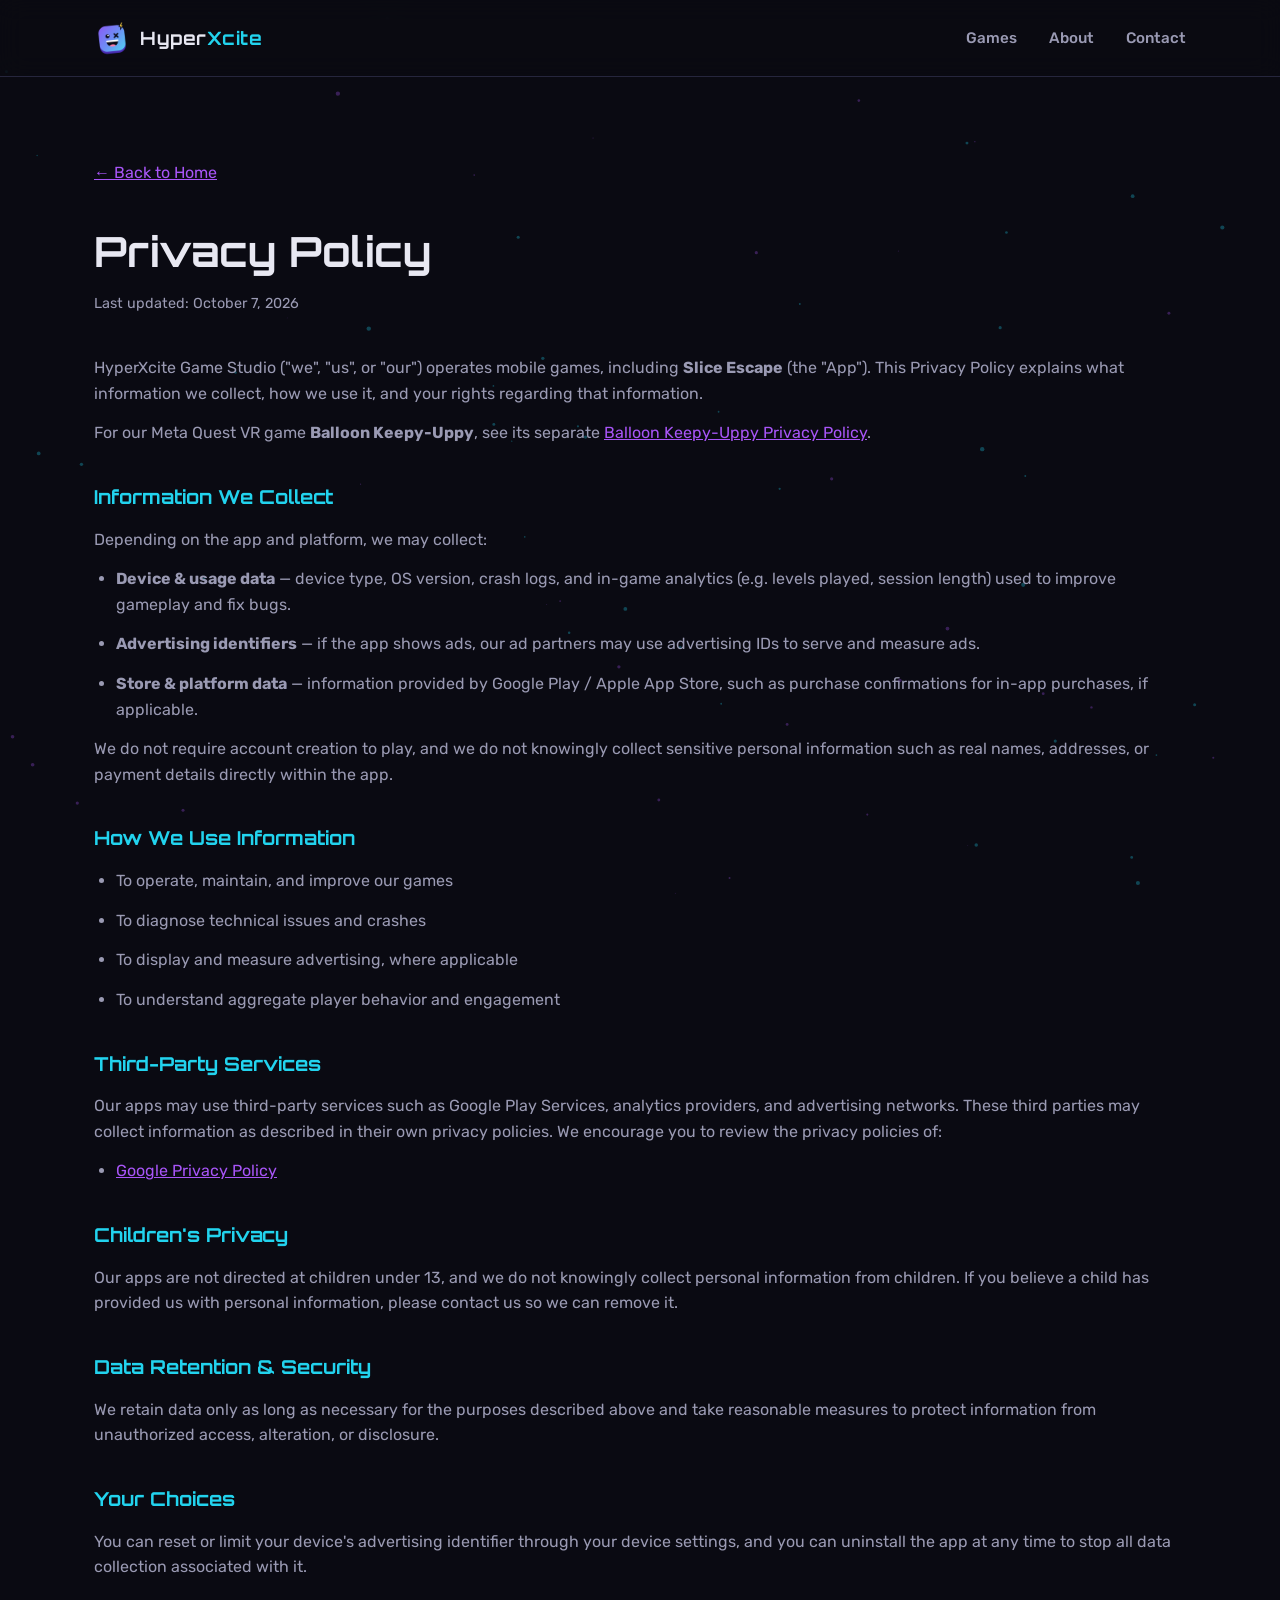
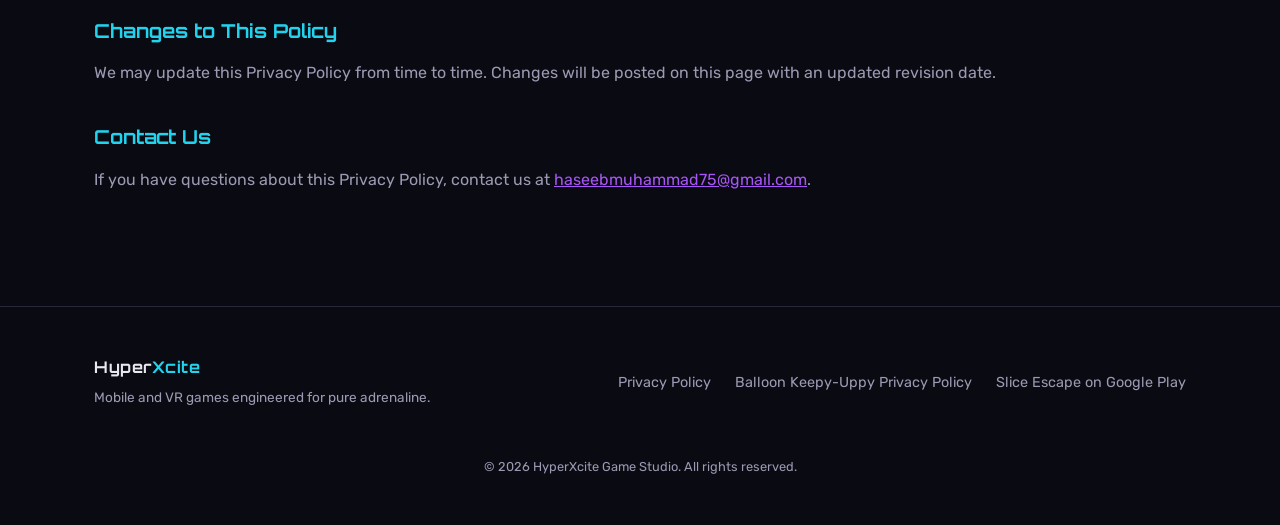
<file: privacy.html>
<!DOCTYPE html>
<html lang="en">
<head>
<meta charset="UTF-8">
<meta name="viewport" content="width=device-width, initial-scale=1.0">
<title>Privacy Policy — HyperXcite Game Studio</title>
<meta name="description" content="Privacy Policy for HyperXcite Game Studio and its mobile apps, including Slice Escape.">
<link rel="icon" type="image/png" href="assets/images/favicon-64.png">
<link rel="preconnect" href="https://fonts.googleapis.com">
<link rel="preconnect" href="https://fonts.gstatic.com" crossorigin>
<link href="https://fonts.googleapis.com/css2?family=Orbitron:wght@500;700;900&family=Rubik:wght@400;500;600;700&display=swap" rel="stylesheet">
<link rel="stylesheet" href="assets/css/style.css">
<style>
  .legal { padding: 160px 0 100px; position: relative; z-index: 1; }
  .legal h1 { font-family: var(--font-display); font-size: clamp(1.8rem, 4vw, 2.6rem); margin-bottom: 8px; }
  .legal .updated { color: var(--text-muted); margin-bottom: 40px; font-size: 0.9rem; }
  .legal h2 { font-family: var(--font-display); font-size: 1.2rem; margin: 36px 0 14px; color: var(--cyan); }
  .legal p, .legal li { color: var(--text-muted); margin-bottom: 14px; }
  .legal ul { padding-left: 22px; }
  .legal a { color: var(--purple); text-decoration: underline; }
  .back-link { display: inline-block; margin-bottom: 32px; color: var(--text-muted); }
</style>
</head>
<body>

<canvas id="fx" aria-hidden="true"></canvas>

<header class="site-header">
  <div class="container header-inner">
    <a href="index.html" class="logo">
      <img src="assets/images/hyperxcite-icon-180.png" alt="" class="logo-mark" width="180" height="180">
      <span class="logo-text">Hyper<span class="accent">Xcite</span></span>
    </a>
    <nav class="nav">
      <a href="index.html#games">Games</a>
      <a href="index.html#about">About</a>
      <a href="index.html#contact">Contact</a>
    </nav>
  </div>
</header>

<main class="legal">
  <div class="container">
    <a href="index.html" class="back-link">&larr; Back to Home</a>
    <h1>Privacy Policy</h1>
    <p class="updated">Last updated: October 7, 2026</p>

    <p>
      HyperXcite Game Studio ("we", "us", or "our") operates mobile games, including
      <strong>Slice Escape</strong> (the "App"). This Privacy Policy explains what
      information we collect, how we use it, and your rights regarding that information.
    </p>

    <p>
      For our Meta Quest VR game <strong>Balloon Keepy-Uppy</strong>, see its separate
      <a href="balloon-keepy-uppy-privacy.html">Balloon Keepy-Uppy Privacy Policy</a>.
    </p>

    <h2>Information We Collect</h2>
    <p>Depending on the app and platform, we may collect:</p>
    <ul>
      <li><strong>Device &amp; usage data</strong> — device type, OS version, crash logs, and in-game analytics (e.g. levels played, session length) used to improve gameplay and fix bugs.</li>
      <li><strong>Advertising identifiers</strong> — if the app shows ads, our ad partners may use advertising IDs to serve and measure ads.</li>
      <li><strong>Store &amp; platform data</strong> — information provided by Google Play / Apple App Store, such as purchase confirmations for in-app purchases, if applicable.</li>
    </ul>
    <p>We do not require account creation to play, and we do not knowingly collect sensitive personal information such as real names, addresses, or payment details directly within the app.</p>

    <h2>How We Use Information</h2>
    <ul>
      <li>To operate, maintain, and improve our games</li>
      <li>To diagnose technical issues and crashes</li>
      <li>To display and measure advertising, where applicable</li>
      <li>To understand aggregate player behavior and engagement</li>
    </ul>

    <h2>Third-Party Services</h2>
    <p>
      Our apps may use third-party services such as Google Play Services, analytics providers,
      and advertising networks. These third parties may collect information as described in
      their own privacy policies. We encourage you to review the privacy policies of:
    </p>
    <ul>
      <li><a href="https://policies.google.com/privacy" target="_blank" rel="noopener">Google Privacy Policy</a></li>
    </ul>

    <h2>Children's Privacy</h2>
    <p>
      Our apps are not directed at children under 13, and we do not knowingly collect personal
      information from children. If you believe a child has provided us with personal
      information, please contact us so we can remove it.
    </p>

    <h2>Data Retention &amp; Security</h2>
    <p>
      We retain data only as long as necessary for the purposes described above and take
      reasonable measures to protect information from unauthorized access, alteration, or
      disclosure.
    </p>

    <h2>Your Choices</h2>
    <p>
      You can reset or limit your device's advertising identifier through your device settings,
      and you can uninstall the app at any time to stop all data collection associated with it.
    </p>

    <h2>Changes to This Policy</h2>
    <p>
      We may update this Privacy Policy from time to time. Changes will be posted on this page
      with an updated revision date.
    </p>

    <h2>Contact Us</h2>
    <p>
      If you have questions about this Privacy Policy, contact us at
      <a href="mailto:haseebmuhammad75@gmail.com">haseebmuhammad75@gmail.com</a>.
    </p>
  </div>
</main>

<footer class="site-footer">
  <div class="container footer-inner">
    <div class="footer-brand">
      <span class="logo-text small">Hyper<span class="accent">Xcite</span></span>
      <p>Mobile and VR games engineered for pure adrenaline.</p>
    </div>
    <div class="footer-links">
      <a href="privacy.html">Privacy Policy</a>
      <a href="balloon-keepy-uppy-privacy.html">Balloon Keepy-Uppy Privacy Policy</a>
      <a href="https://play.google.com/store/apps/details?id=com.hyperxcite.sliceescape&hl=en" target="_blank" rel="noopener">Slice Escape on Google Play</a>
    </div>
    <p class="footer-copy">© 2026 HyperXcite Game Studio. All rights reserved.</p>
  </div>
</footer>

<script src="assets/js/main.js"></script>
</body>
</html>
</file>
<file: assets/css/style.css>
/* ---------- Tokens ---------- */
:root {
  --bg: #0a0a12;
  --bg-soft: #11111c;
  --surface: #161625;
  --surface-border: #26263d;
  --text: #e8e8f2;
  --text-muted: #9a9ab3;
  --purple: #a855f7;
  --cyan: #22d3ee;
  --pink: #f472b6;
  --grad: linear-gradient(135deg, var(--purple), var(--cyan));
  --font-display: 'Orbitron', sans-serif;
  --font-body: 'Rubik', sans-serif;
  --container: 1140px;
}

* { margin: 0; padding: 0; box-sizing: border-box; }

html { scroll-behavior: smooth; }

body {
  background: var(--bg);
  color: var(--text);
  font-family: var(--font-body);
  line-height: 1.6;
  overflow-x: hidden;
}

.container {
  max-width: var(--container);
  margin: 0 auto;
  padding: 0 24px;
}

.accent { color: var(--cyan); }

a { color: inherit; text-decoration: none; }

#fx {
  position: fixed;
  inset: 0;
  z-index: 0;
  opacity: 0.5;
  pointer-events: none;
}

/* ---------- Header ---------- */
.site-header {
  position: fixed;
  top: 0; left: 0; right: 0;
  z-index: 50;
  background: rgba(10, 10, 18, 0.7);
  backdrop-filter: blur(12px);
  border-bottom: 1px solid var(--surface-border);
}

.header-inner {
  display: flex;
  align-items: center;
  justify-content: space-between;
  height: 76px;
}

.logo {
  display: flex;
  align-items: center;
  gap: 10px;
}

.logo-mark { width: 36px; height: 36px; flex-shrink: 0; object-fit: contain; }

.logo-text {
  font-family: var(--font-display);
  font-weight: 700;
  font-size: 1.15rem;
  letter-spacing: 0.5px;
}
.logo-text.small { font-size: 1rem; }

.nav {
  display: flex;
  align-items: center;
  gap: 32px;
}

.nav a {
  font-size: 0.95rem;
  font-weight: 500;
  color: var(--text-muted);
  transition: color 0.2s;
}
.nav a:hover { color: var(--text); }

.nav-cta {
  padding: 10px 20px;
  border-radius: 999px;
  background: var(--grad);
  color: #0a0a12 !important;
  font-weight: 700;
}

.nav-toggle {
  display: none;
  flex-direction: column;
  justify-content: center;
  gap: 5px;
  width: 36px; height: 36px;
  background: none;
  border: none;
  cursor: pointer;
}
.nav-toggle span {
  width: 100%;
  height: 2px;
  background: var(--text);
  border-radius: 2px;
}

/* ---------- Hero ---------- */
.hero {
  position: relative;
  min-height: 100vh;
  display: flex;
  align-items: center;
  padding: 140px 0 80px;
  overflow: hidden;
}

.hero-grid {
  position: absolute;
  inset: 0;
  background-image:
    linear-gradient(rgba(168,85,247,0.08) 1px, transparent 1px),
    linear-gradient(90deg, rgba(168,85,247,0.08) 1px, transparent 1px);
  background-size: 48px 48px;
  mask-image: radial-gradient(ellipse 80% 60% at 50% 20%, black, transparent);
}

.hero-glow {
  position: absolute;
  width: 500px; height: 500px;
  border-radius: 50%;
  filter: blur(120px);
  opacity: 0.35;
  z-index: 0;
}
.hero-glow--a { background: var(--purple); top: -150px; left: -100px; }
.hero-glow--b { background: var(--cyan); bottom: -200px; right: -100px; }

.hero-inner { position: relative; z-index: 1; text-align: center; }

.eyebrow {
  display: inline-block;
  padding: 8px 18px;
  border-radius: 999px;
  border: 1px solid var(--surface-border);
  background: var(--surface);
  color: var(--cyan);
  font-size: 0.85rem;
  font-weight: 600;
  margin-bottom: 28px;
}

.hero-title {
  font-family: var(--font-display);
  font-weight: 900;
  font-size: clamp(2.6rem, 7vw, 5.2rem);
  line-height: 1.08;
  letter-spacing: 1px;
  margin-bottom: 24px;
}

.glitch { position: relative; }

.hero-sub {
  max-width: 600px;
  margin: 0 auto 40px;
  color: var(--text-muted);
  font-size: 1.1rem;
}

.hero-actions {
  display: flex;
  flex-wrap: wrap;
  justify-content: center;
  align-items: center;
  gap: 18px;
  margin-bottom: 64px;
}

.btn {
  display: inline-flex;
  align-items: center;
  justify-content: center;
  padding: 16px 32px;
  border-radius: 999px;
  font-weight: 700;
  font-size: 1rem;
  transition: transform 0.2s, box-shadow 0.2s;
}

.btn-primary {
  background: var(--grad);
  color: #0a0a12;
  box-shadow: 0 0 0 0 rgba(168,85,247,0);
}
.btn-primary:hover {
  transform: translateY(-3px);
  box-shadow: 0 10px 30px -5px rgba(168,85,247,0.6);
}

.store-badge {
  display: inline-flex;
  align-items: center;
  gap: 12px;
  padding: 12px 24px;
  border-radius: 14px;
  background: #000;
  border: 1px solid #333;
  transition: transform 0.2s, border-color 0.2s;
}
.store-badge:hover { transform: translateY(-3px); border-color: var(--cyan); }
.store-badge-icon { width: 28px; height: 28px; }
.store-badge-icon--apple { color: #fff; }
.store-badge-text { display: flex; flex-direction: column; text-align: left; font-weight: 600; font-size: 1.05rem; line-height: 1.1; }
.store-badge-text small { font-size: 0.65rem; font-weight: 400; color: #ccc; letter-spacing: 0.5px; }

.store-badge--sm { padding: 9px 18px; border-radius: 10px; }
.store-badge--sm .store-badge-icon { width: 22px; height: 22px; }
.store-badge--sm .store-badge-text { font-size: 0.9rem; }

.store-badge--disabled {
  opacity: 0.55;
  cursor: default;
  pointer-events: none;
}

.hero-stats {
  display: flex;
  justify-content: center;
  gap: 56px;
  flex-wrap: wrap;
}
.hero-stats div { display: flex; flex-direction: column; align-items: center; gap: 4px; }
.hero-stats strong {
  font-family: var(--font-display);
  font-size: 1.8rem;
  background: var(--grad);
  -webkit-background-clip: text;
  background-clip: text;
  color: transparent;
}
.hero-stats span { font-size: 0.85rem; color: var(--text-muted); }

/* ---------- Sections (generic) ---------- */
section { position: relative; z-index: 1; padding: 100px 0; }

.section-tag {
  font-family: var(--font-display);
  color: var(--purple);
  font-size: 0.85rem;
  letter-spacing: 2px;
  margin-bottom: 12px;
}

.section-title {
  font-family: var(--font-display);
  font-weight: 700;
  font-size: clamp(1.8rem, 4vw, 2.6rem);
  margin-bottom: 48px;
}

/* ---------- Games ---------- */
.games { background: var(--bg-soft); }

.game-card {
  display: grid;
  grid-template-columns: 220px 1fr;
  gap: 40px;
  background: var(--surface);
  border: 1px solid var(--surface-border);
  border-radius: 24px;
  padding: 36px;
  align-items: center;
}

.game-art { display: flex; justify-content: center; }
.game-icon {
  width: 180px; height: 180px;
  border-radius: 36px;
  object-fit: cover;
  filter: drop-shadow(0 10px 40px rgba(168,85,247,0.4));
}

.game-heading { display: flex; align-items: center; gap: 14px; margin-bottom: 14px; flex-wrap: wrap; }
.game-heading h3 { font-family: var(--font-display); font-size: 1.6rem; }

.badge {
  font-size: 0.72rem;
  font-weight: 700;
  padding: 5px 12px;
  border-radius: 999px;
  letter-spacing: 0.5px;
}
.badge-live {
  background: rgba(34,211,238,0.15);
  color: var(--cyan);
  border: 1px solid rgba(34,211,238,0.4);
}

.badge-soon {
  background: rgba(168,85,247,0.15);
  color: var(--purple);
  border: 1px solid rgba(168,85,247,0.4);
}

.game-desc { color: var(--text-muted); margin-bottom: 18px; max-width: 560px; }

.game-tags { display: flex; gap: 10px; list-style: none; margin-bottom: 24px; flex-wrap: wrap; }
.game-tags li {
  font-size: 0.8rem;
  padding: 6px 14px;
  border-radius: 999px;
  background: var(--bg);
  border: 1px solid var(--surface-border);
  color: var(--text-muted);
}

.game-actions { display: flex; gap: 14px; flex-wrap: wrap; }

.more-games {
  margin-top: 32px;
  display: flex;
  align-items: center;
  gap: 16px;
  color: var(--text-muted);
  border: 1px dashed var(--surface-border);
  border-radius: 20px;
  padding: 24px 32px;
}
.more-games-icon {
  width: 44px; height: 44px;
  flex-shrink: 0;
  border-radius: 50%;
  display: flex; align-items: center; justify-content: center;
  background: var(--bg);
  border: 1px solid var(--surface-border);
  font-size: 1.4rem;
  color: var(--purple);
}

/* ---------- About ---------- */
.about-inner {
  display: grid;
  grid-template-columns: 1fr 1fr;
  gap: 64px;
  align-items: start;
}

.about-copy p { color: var(--text-muted); margin-bottom: 18px; }
.about-copy strong { color: var(--text); }

.about-features { display: flex; flex-direction: column; gap: 20px; }

.feature-card {
  background: var(--surface);
  border: 1px solid var(--surface-border);
  border-radius: 18px;
  padding: 24px;
}
.feature-icon { font-size: 1.8rem; margin-bottom: 10px; }
.feature-card h3 { font-family: var(--font-display); font-size: 1.05rem; margin-bottom: 8px; }
.feature-card p { color: var(--text-muted); font-size: 0.92rem; }

/* ---------- Contact ---------- */
.contact { background: var(--bg-soft); text-align: center; }
.contact-inner { max-width: 560px; margin: 0 auto; }
.contact-sub { color: var(--text-muted); margin-bottom: 32px; }

.contact-details { margin-top: 32px; display: flex; flex-direction: column; gap: 10px; }
.contact-details p { color: var(--text-muted); font-size: 0.95rem; }
.contact-details a { color: var(--text-muted); transition: color 0.2s; }
.contact-details a:hover { color: var(--cyan); }
.contact-details span {
  display: inline-block;
  min-width: 70px;
  margin-right: 8px;
  color: var(--purple);
  font-family: var(--font-display);
  font-size: 0.72rem;
  letter-spacing: 1px;
  text-transform: uppercase;
}

/* ---------- Footer ---------- */
.site-footer {
  border-top: 1px solid var(--surface-border);
  padding: 48px 0;
  position: relative; z-index: 1;
}
.footer-inner {
  display: flex;
  justify-content: space-between;
  align-items: center;
  flex-wrap: wrap;
  gap: 24px;
}
.footer-brand p { color: var(--text-muted); font-size: 0.85rem; margin-top: 6px; }
.footer-links { display: flex; gap: 24px; flex-wrap: wrap; }
.footer-links a { color: var(--text-muted); font-size: 0.9rem; transition: color 0.2s; }
.footer-links a:hover { color: var(--cyan); }
.footer-copy { width: 100%; text-align: center; color: var(--text-muted); font-size: 0.8rem; margin-top: 24px; }

/* ---------- Reveal animation ---------- */
.reveal { opacity: 0; transform: translateY(24px); transition: opacity 0.6s ease, transform 0.6s ease; }
.reveal.is-visible { opacity: 1; transform: translateY(0); }

/* ---------- Responsive ---------- */
@media (max-width: 860px) {
  .nav { display: none; }
  .nav-toggle { display: flex; }
  .game-card { grid-template-columns: 1fr; text-align: center; }
  .game-heading { justify-content: center; }
  .game-actions { justify-content: center; }
  .about-inner { grid-template-columns: 1fr; }
}

@media (max-width: 860px) {
  .nav.is-open {
    display: flex;
    flex-direction: column;
    position: absolute;
    top: 76px; left: 0; right: 0;
    background: var(--bg-soft);
    border-bottom: 1px solid var(--surface-border);
    padding: 24px;
    gap: 20px;
  }
}
</file>
